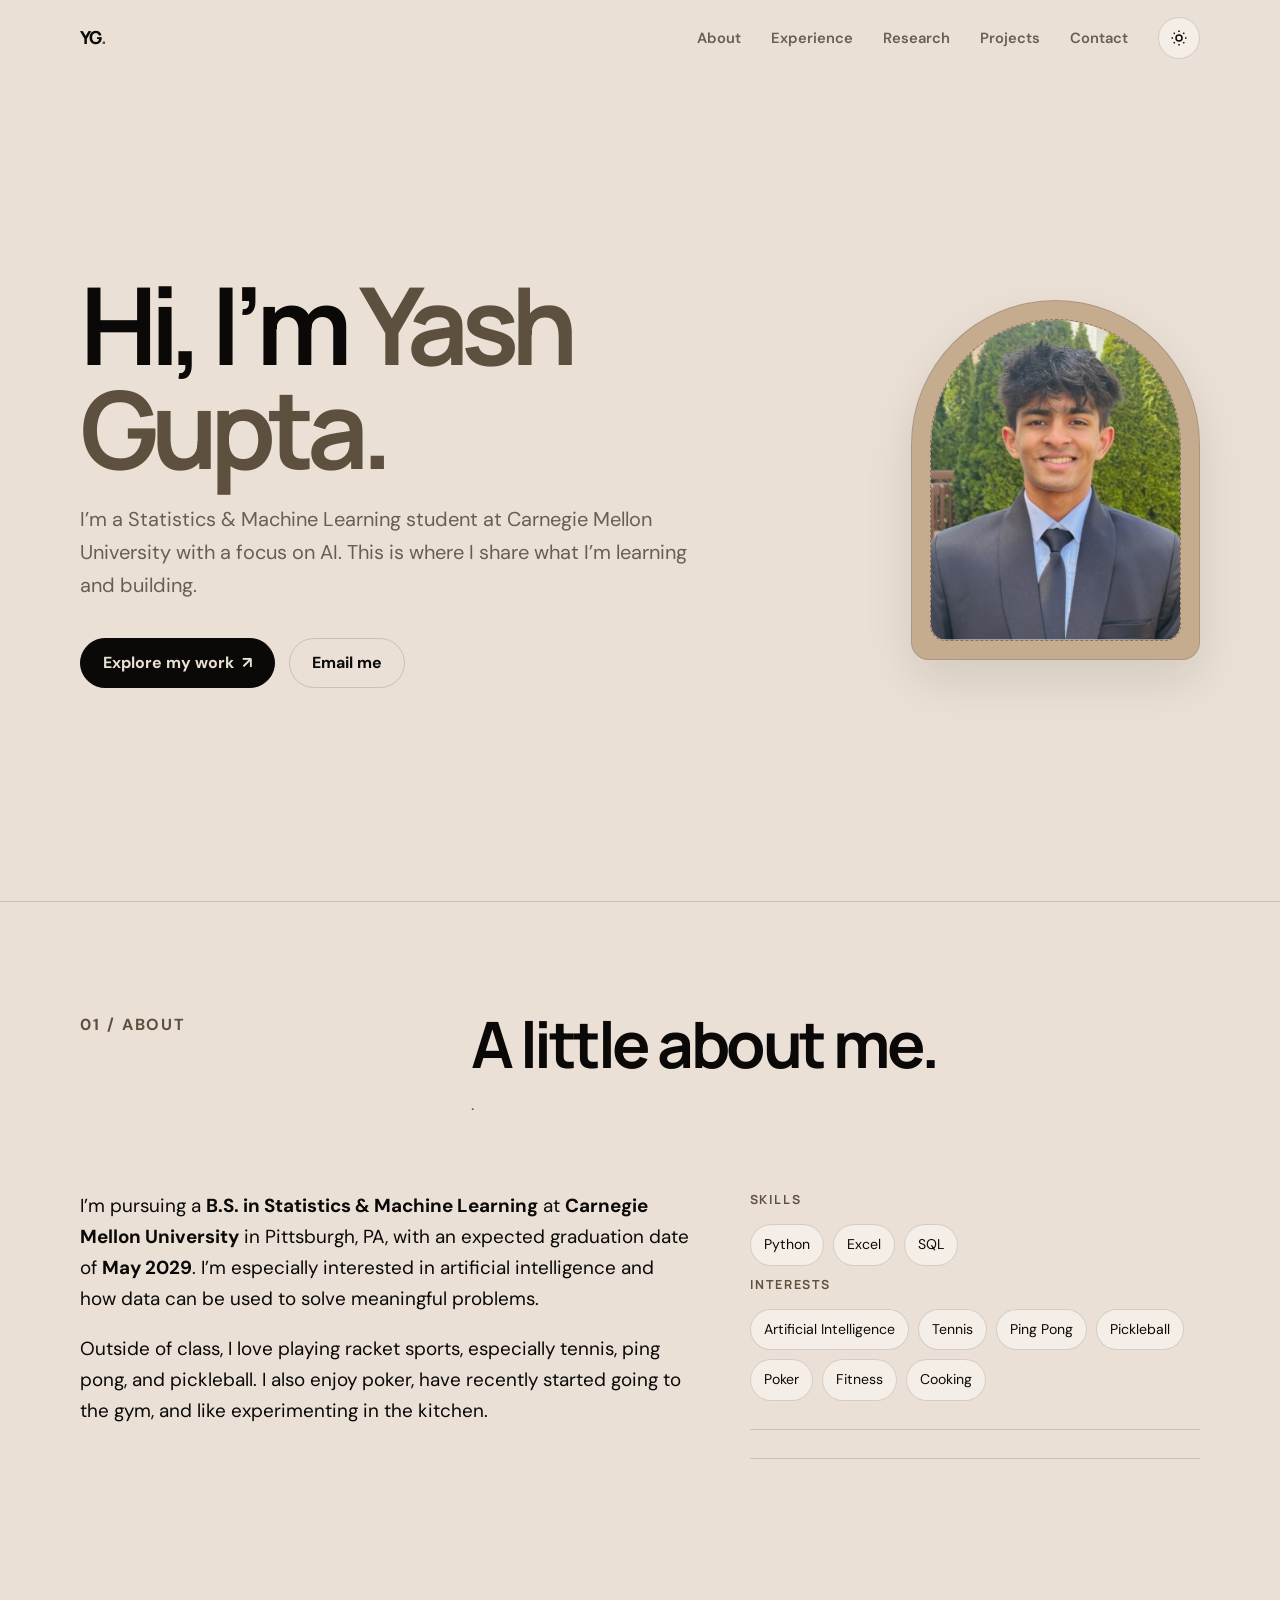
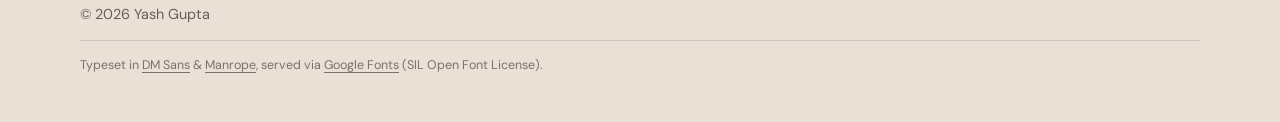
<file: index.html>
<!doctype html>
<html lang="en" data-theme="light">
  <head>
    <meta charset="UTF-8" />
    <meta name="viewport" content="width=device-width, initial-scale=1.0" />
    <meta
      name="description"
      content="Yash Gupta's portfolio — Statistics & Machine Learning student at Carnegie Mellon University focused on AI."
    />
    <meta name="theme-color" content="#eae0d5" />
    <title>Yash Gupta — Portfolio</title>
    <link rel="preconnect" href="https://fonts.googleapis.com" />
    <link rel="preconnect" href="https://fonts.gstatic.com" crossorigin />
    <link
      href="https://fonts.googleapis.com/css2?family=DM+Sans:wght@400;500;600&family=Manrope:wght@500;600;700;800&display=swap"
      rel="stylesheet"
    />
    <style>
      :root {
        --ink: #0a0908;
        --slate: #22333b;
        --cream: #eae0d5;
        --sand: #c6ac8f;
        --earth: #5e503f;
        --surface: #f5eee7;
        --line: rgba(34, 51, 59, 0.17);
        --muted: #665f58;
        --shadow: 0 20px 50px rgba(10, 9, 8, 0.1);
        --radius: 22px;
        --glow-color: rgba(198, 172, 143, 0.4);
        --glow-blend: multiply;
      }

      [data-theme="dark"] {
        --ink: #f6ede4;
        --slate: #c6d3d8;
        --cream: #0a0908;
        --sand: #c6ac8f;
        --earth: #d0b89d;
        --surface: #161a1c;
        --line: rgba(234, 224, 213, 0.17);
        --muted: #b9afa6;
        --shadow: 0 20px 50px rgba(0, 0, 0, 0.28);
        --glow-color: rgba(94, 234, 212, 0.28);
        --glow-blend: screen;
      }

      .cursor-glow {
        position: fixed; top: 0; left: 0; width: 480px; height: 480px; border-radius: 50%;
        pointer-events: none; z-index: 40; will-change: transform;
        background: radial-gradient(circle closest-side, var(--glow-color), transparent 72%);
        mix-blend-mode: var(--glow-blend); opacity: 0; transition: opacity 0.4s ease;
      }
      .cursor-glow.active { opacity: 1; }
      @media (pointer: coarse), (prefers-reduced-motion: reduce) { .cursor-glow { display: none; } }

      * { box-sizing: border-box; }
      html { scroll-behavior: smooth; }
      body {
        margin: 0;
        color: var(--ink);
        background: var(--cream);
        font-family: "DM Sans", sans-serif;
        line-height: 1.65;
        transition: background 0.25s ease, color 0.25s ease;
      }

      body::before {
        content: "";
        position: fixed;
        inset: 0;
        pointer-events: none;
        opacity: 0.3;
        background-image: radial-gradient(var(--earth) 0.5px, transparent 0.5px);
        background-size: 18px 18px;
        mask-image: linear-gradient(to bottom, black, transparent 55%);
        z-index: -1;
      }

      a { color: inherit; }
      button, input, textarea { font: inherit; }
      button, a { -webkit-tap-highlight-color: transparent; }
      h1, h2, h3, p { margin-top: 0; }
      h1, h2, h3, .logo { font-family: "Manrope", sans-serif; }
      section { scroll-margin-top: 92px; }
      .container { width: min(1120px, calc(100% - 40px)); margin-inline: auto; }

      .skip-link {
        position: fixed; left: 16px; top: -60px; z-index: 100;
        padding: 10px 16px; border-radius: 10px; background: var(--ink); color: var(--cream);
      }
      .skip-link:focus { top: 16px; }

      header {
        position: sticky; top: 0; z-index: 50;
        border-bottom: 1px solid transparent;
        background: color-mix(in srgb, var(--cream) 86%, transparent);
        backdrop-filter: blur(16px);
      }
      header.scrolled { border-color: var(--line); }
      nav { min-height: 76px; display: flex; align-items: center; justify-content: space-between; }
      .logo { text-decoration: none; font-weight: 800; font-size: 1.12rem; letter-spacing: -0.04em; }
      .logo span { color: var(--earth); }
      .nav-links { display: flex; align-items: center; gap: 30px; }
      .nav-links a { text-decoration: none; color: var(--muted); font-weight: 600; font-size: 0.92rem; }
      .nav-links a:hover, .nav-links a:focus-visible { color: var(--ink); }
      .icon-button {
        width: 42px; height: 42px; border: 1px solid var(--line); border-radius: 50%;
        display: grid; place-items: center; cursor: pointer; color: var(--ink); background: var(--surface);
      }
      .theme-toggle svg { width: 18px; }
      .moon-icon, [data-theme="dark"] .sun-icon { display: none; }
      [data-theme="dark"] .moon-icon { display: block; }
      .menu-button { display: none; }

      .hero { min-height: calc(100vh - 76px); display: grid; align-items: center; padding: 82px 0 100px; }
      .hero-grid { display: grid; grid-template-columns: minmax(0, 1.45fr) minmax(280px, 0.55fr); gap: 70px; align-items: center; }
      .eyebrow {
        display: flex; align-items: center; gap: 10px; color: var(--earth);
        font-size: 0.78rem; font-weight: 700; letter-spacing: 0.14em; text-transform: uppercase;
      }
      .eyebrow::before { content: ""; width: 34px; height: 2px; background: var(--sand); }
      h1 { max-width: 800px; margin-bottom: 24px; font-size: clamp(3.4rem, 8.4vw, 7.4rem); line-height: 0.96; letter-spacing: -0.075em; }
      h1 span { color: var(--earth); }
      .hero-copy { max-width: 640px; color: var(--muted); font-size: clamp(1.05rem, 2vw, 1.25rem); }
      .hero-actions { display: flex; gap: 14px; flex-wrap: wrap; margin-top: 36px; }
      .button {
        min-height: 50px; padding: 0 22px; border: 1px solid var(--ink); border-radius: 999px;
        display: inline-flex; align-items: center; justify-content: center; gap: 8px;
        background: var(--ink); color: var(--cream); text-decoration: none; font-weight: 700;
        transition: transform 0.2s, background 0.2s;
      }
      .button:hover { transform: translateY(-2px); }
      .button.secondary { color: var(--ink); background: transparent; border-color: var(--line); }
      .portrait {
        aspect-ratio: 4 / 5; padding: 18px; border: 1px solid var(--line); border-radius: 180px 180px var(--radius) var(--radius);
        background: var(--sand); box-shadow: var(--shadow); transform: rotate(2deg);
      }
      .portrait-inner {
        height: 100%; border: 1px dashed rgba(10, 9, 8, 0.34); border-radius: inherit;
        display: grid; place-items: center; padding: 28px; text-align: center; color: #0a0908;
        position: relative; overflow: hidden;
      }
      .portrait-inner strong { display: block; font: 800 clamp(4rem, 9vw, 7rem)/1 "Manrope"; letter-spacing: -0.08em; }
      .portrait-inner small { max-width: 150px; font-weight: 600; }
      .avatar-photo { position: absolute; inset: 0; width: 100%; height: 100%; object-fit: cover; object-position: top; border-radius: inherit; }

      .section { padding: 110px 0; border-top: 1px solid var(--line); }
      .section-header { display: grid; grid-template-columns: 0.65fr 1.35fr; gap: 40px; margin-bottom: 54px; }
      .section-number { color: var(--earth); font-weight: 700; letter-spacing: 0.12em; }
      h2 { margin-bottom: 14px; font-size: clamp(2.3rem, 5vw, 4.7rem); line-height: 1; letter-spacing: -0.055em; }
      .section-intro { max-width: 650px; color: var(--muted); font-size: 1.08rem; }

      .about-grid { display: grid; grid-template-columns: 1.15fr 0.85fr; gap: 60px; }
      .about-story { font-size: 1.18rem; }
      .about-story p:last-child { margin-bottom: 0; }
      .details { display: grid; gap: 28px; }
      .detail-block { padding-bottom: 28px; border-bottom: 1px solid var(--line); }
      .detail-block h3 { margin-bottom: 14px; font-size: 0.78rem; color: var(--earth); letter-spacing: 0.13em; text-transform: uppercase; }
      .chips { display: flex; flex-wrap: wrap; gap: 9px; }
      .chip { padding: 8px 13px; border-radius: 999px; background: var(--surface); border: 1px solid var(--line); font-size: 0.88rem; }

      .projects-grid { display: grid; grid-template-columns: repeat(3, 1fr); gap: 20px; }
      .project-card {
        min-height: 430px; padding: 28px; border: 1px solid var(--line); border-radius: var(--radius);
        display: flex; flex-direction: column; background: var(--surface); box-shadow: 0 1px 0 rgba(10,9,8,.02);
        transition: transform 0.25s ease, box-shadow 0.25s ease;
      }
      .project-card:hover { transform: translateY(-7px); box-shadow: var(--shadow); }
      .project-card.featured { background: var(--slate); color: var(--cream); }
      [data-theme="dark"] .project-card.featured { color: #0a0908; }
      .project-top { display: flex; justify-content: space-between; align-items: center; }
      .project-index { opacity: 0.65; font-weight: 700; }
      .arrow { font-size: 1.4rem; transition: transform 0.2s; }
      .project-card:hover .arrow { transform: translate(3px, -3px); }
      .project-card h3 { margin: auto 0 12px; font-size: 1.65rem; letter-spacing: -0.035em; }
      .project-card p { color: var(--muted); }
      .project-card.featured p { color: inherit; opacity: 0.74; }
      .tags { display: flex; gap: 8px; flex-wrap: wrap; margin-top: 18px; }
      .tags span { font-size: 0.76rem; font-weight: 700; text-transform: uppercase; letter-spacing: 0.06em; }

      .highlights-grid { display: grid; grid-template-columns: 0.82fr 1.18fr; gap: 20px; }
      .highlight-card {
        min-height: 390px; padding: clamp(28px, 4vw, 44px); border: 1px solid var(--line);
        border-radius: var(--radius); display: flex; flex-direction: column; background: var(--surface);
      }
      .highlight-card.community { background: var(--sand); color: #0a0908; }
      .highlight-label { margin-bottom: 56px; font-size: 0.76rem; font-weight: 700; letter-spacing: 0.13em; text-transform: uppercase; }
      .highlight-card h3 { margin-bottom: 14px; font-size: clamp(1.8rem, 3vw, 2.7rem); line-height: 1.05; letter-spacing: -0.045em; }
      .highlight-card p { max-width: 620px; color: var(--muted); }
      .highlight-card.community p { color: #413a31; }
      .resource-links { display: flex; flex-wrap: wrap; gap: 10px; margin-top: auto; padding-top: 30px; }
      .resource-link {
        padding: 10px 14px; border: 1px solid currentColor; border-radius: 999px;
        display: inline-flex; align-items: center; gap: 8px; color: inherit; text-decoration: none;
        font-size: 0.85rem; font-weight: 700; transition: transform 0.2s, background 0.2s;
      }
      .resource-link:hover { transform: translateY(-2px); background: color-mix(in srgb, currentColor 8%, transparent); }

      .contact-panel {
        padding: clamp(30px, 6vw, 72px); border-radius: calc(var(--radius) + 8px); color: #eae0d5; background: #22333b;
        display: grid; grid-template-columns: 1.1fr 0.9fr; gap: 70px; box-shadow: var(--shadow);
      }
      .contact-panel h2 { max-width: 580px; }
      .contact-panel p { color: #cbd2d3; }
      .contact-links { display: grid; align-content: center; }
      .contact-link { padding: 18px 0; border-bottom: 1px solid rgba(234,224,213,.2); display: flex; justify-content: space-between; text-decoration: none; }
      .contact-link:hover span:last-child { transform: translateX(5px); }
      .contact-link span:last-child { transition: transform 0.2s; }

      footer { padding: 34px 0; color: var(--muted); font-size: 0.9rem; }
      .footer-inner { display: flex; justify-content: space-between; gap: 20px; }
      .footer-credits { margin-top: 14px; padding-top: 14px; border-top: 1px solid var(--line); font-size: 0.78rem; color: var(--muted); opacity: 0.85; }
      .footer-credits a { color: inherit; text-decoration: underline; text-underline-offset: 3px; }

      .reveal { opacity: 0; transform: translateY(24px); transition: opacity .7s ease, transform .7s ease; }
      .reveal.visible { opacity: 1; transform: none; }
      :focus-visible { outline: 3px solid var(--sand); outline-offset: 4px; }

      @media (max-width: 840px) {
        .menu-button { display: grid; }
        .nav-links {
          position: absolute; top: 76px; left: 20px; right: 20px; padding: 20px;
          border: 1px solid var(--line); border-radius: 16px; align-items: stretch; flex-direction: column;
          background: var(--surface); box-shadow: var(--shadow); opacity: 0; pointer-events: none; transform: translateY(-8px); transition: .2s;
        }
        .nav-links.open { opacity: 1; pointer-events: auto; transform: none; }
        .nav-links .theme-toggle { align-self: center; }
        .hero { min-height: auto; }
        .hero-grid { grid-template-columns: 1fr; }
        .portrait { width: min(380px, 88%); justify-self: center; }
        .section-header, .about-grid, .contact-panel { grid-template-columns: 1fr; gap: 30px; }
        .projects-grid, .highlights-grid { grid-template-columns: 1fr 1fr; }
        .project-card:last-child { grid-column: 1 / -1; min-height: 300px; }
      }

      @media (max-width: 580px) {
        .container { width: min(100% - 28px, 1120px); }
        .hero { padding: 56px 0 80px; }
        h1 { font-size: clamp(3rem, 17vw, 5rem); }
        .section { padding: 80px 0; }
        .projects-grid, .highlights-grid { grid-template-columns: 1fr; }
        .project-card, .project-card:last-child { grid-column: auto; min-height: 340px; }
        .footer-inner { flex-direction: column; }
      }

      @media (prefers-reduced-motion: reduce) {
        *, *::before, *::after { scroll-behavior: auto !important; transition-duration: 0.01ms !important; }
        .reveal { opacity: 1; transform: none; }
      }
    </style>
  </head>
  <body>
    <a class="skip-link" href="#main">Skip to content</a>
    <header id="site-header">
      <nav class="container" aria-label="Main navigation">
        <a class="logo" href="#home" aria-label="Yash Gupta homepage">YG<span>.</span></a>
        <button class="icon-button menu-button" type="button" aria-label="Open menu" aria-expanded="false">
          <svg viewBox="0 0 24 24" width="20" fill="none" stroke="currentColor" stroke-width="2"><path d="M4 7h16M4 12h16M4 17h16" /></svg>
        </button>
        <div class="nav-links">
          <a href="#about">About</a>
          <a href="experience.html">Experience</a>
          <a href="research.html">Research</a>
          <a href="projects.html">Projects</a>
          <a href="contact.html">Contact</a>
          <button class="icon-button theme-toggle" type="button" aria-label="Switch to dark theme">
            <svg class="sun-icon" viewBox="0 0 24 24" fill="none" stroke="currentColor" stroke-width="2"><circle cx="12" cy="12" r="4"/><path d="M12 2v2M12 20v2M4.93 4.93l1.42 1.42M17.66 17.66l1.41 1.41M2 12h2M20 12h2M4.93 19.07l1.42-1.42M17.66 6.34l1.41-1.41"/></svg>
            <svg class="moon-icon" viewBox="0 0 24 24" fill="none" stroke="currentColor" stroke-width="2"><path d="M20.5 14.2A8.5 8.5 0 019.8 3.5a8.5 8.5 0 1010.7 10.7z"/></svg>
          </button>
        </div>
      </nav>
    </header>

    <main id="main">
      <section class="hero" id="home">
        <div class="container hero-grid">
          <div class="reveal">
            <h1>Hi, I’m <span>Yash Gupta.</span></h1>
            <p class="hero-copy">I’m a Statistics &amp; Machine Learning student at Carnegie Mellon University with a focus on AI. This is where I share what I’m learning and building.</p>
            <div class="hero-actions">
              <a class="button" href="research.html">Explore my work <span aria-hidden="true">↗</span></a>
              <a class="button secondary" href="mailto:ygupta3@andrew.cmu.edu">Email me</a>
            </div>
          </div>
          <div class="portrait reveal" aria-label="Photo of Yash Gupta">
            <div class="portrait-inner" id="portrait-inner">
              <img class="avatar-photo" src="assets/profile.jpg" alt="Yash Gupta" onerror="this.closest('.portrait-inner').innerHTML='&lt;div&gt;&lt;strong&gt;YG&lt;/strong&gt;&lt;small&gt;Add assets/profile.jpg to show your photo&lt;/small&gt;&lt;/div&gt;'">
            </div>
          </div>
        </div>
      </section>

      <section class="section" id="about">
        <div class="container">
          <div class="section-header reveal">
            <p class="section-number">01 / ABOUT</p>
            <div><h2>A little about me.</h2><p class="section-intro">.</p></div>
          </div>
          <div class="about-grid reveal">
            <div class="about-story">
              <p>I’m pursuing a <strong>B.S. in Statistics &amp; Machine Learning</strong> at <strong>Carnegie Mellon University</strong> in Pittsburgh, PA, with an expected graduation date of <strong>May 2029</strong>. I’m especially interested in artificial intelligence and how data can be used to solve meaningful problems.</p>
              <p>Outside of class, I love playing racket sports, especially tennis, ping pong, and pickleball. I also enjoy poker, have recently started going to the gym, and like experimenting in the kitchen.</p>
            </div>
            <div class="details">
              <div class="detail-block"><h3>Skills</h3><div class="chips"><span class="chip">Python</span><span class="chip">Excel</span><span class="chip">SQL</span>
              <div class="detail-block"><h3>Interests</h3><div class="chips"><span class="chip">Artificial Intelligence</span><span class="chip">Tennis</span><span class="chip">Ping Pong</span><span class="chip">Pickleball</span><span class="chip">Poker</span><span class="chip">Fitness</span><span class="chip">Cooking</span></div></div>
            </div>
          </div>
        </div>
      </section>

    </main>

    <footer><div class="container"><div class="footer-inner"><span>© <span id="year"></span> Yash Gupta</span><span></span></div><p class="footer-credits">Typeset in <a href="https://fonts.google.com/specimen/DM+Sans" target="_blank" rel="noreferrer">DM Sans</a> &amp; <a href="https://fonts.google.com/specimen/Manrope" target="_blank" rel="noreferrer">Manrope</a>, served via <a href="https://fonts.google.com/" target="_blank" rel="noreferrer">Google Fonts</a> (SIL Open Font License).</p></div></footer>

    <script>
      const root = document.documentElement;
      const themeButton = document.querySelector('.theme-toggle');
      const menuButton = document.querySelector('.menu-button');
      const navLinks = document.querySelector('.nav-links');
      const savedTheme = localStorage.getItem('portfolio-theme');

      if (savedTheme) root.dataset.theme = savedTheme;
      else if (matchMedia('(prefers-color-scheme: dark)').matches) root.dataset.theme = 'dark';

      function updateThemeLabel() {
        themeButton.setAttribute('aria-label', `Switch to ${root.dataset.theme === 'dark' ? 'light' : 'dark'} theme`);
        document.querySelector('meta[name="theme-color"]').content = root.dataset.theme === 'dark' ? '#0a0908' : '#eae0d5';
      }
      updateThemeLabel();

      themeButton.addEventListener('click', () => {
        root.dataset.theme = root.dataset.theme === 'dark' ? 'light' : 'dark';
        localStorage.setItem('portfolio-theme', root.dataset.theme);
        updateThemeLabel();
      });

      menuButton.addEventListener('click', () => {
        const isOpen = navLinks.classList.toggle('open');
        menuButton.setAttribute('aria-expanded', isOpen);
        menuButton.setAttribute('aria-label', isOpen ? 'Close menu' : 'Open menu');
      });
      document.querySelectorAll('.nav-links a').forEach(link => link.addEventListener('click', () => {
        navLinks.classList.remove('open');
        menuButton.setAttribute('aria-expanded', 'false');
      }));

      const observer = new IntersectionObserver(entries => {
        entries.forEach(entry => { if (entry.isIntersecting) entry.target.classList.add('visible'); });
      }, { threshold: 0.12 });
      document.querySelectorAll('.reveal').forEach(element => observer.observe(element));
      addEventListener('scroll', () => document.querySelector('#site-header').classList.toggle('scrolled', scrollY > 8), { passive: true });
      document.querySelector('#year').textContent = new Date().getFullYear();

      if (!matchMedia('(pointer: coarse)').matches && !matchMedia('(prefers-reduced-motion: reduce)').matches) {
        const glow = document.createElement('div');
        glow.className = 'cursor-glow';
        document.body.appendChild(glow);
        let gx = 0, gy = 0, raf = null;
        const move = () => { glow.style.transform = `translate3d(${gx}px, ${gy}px, 0) translate(-50%, -50%)`; raf = null; };
        addEventListener('pointermove', e => {
          gx = e.clientX; gy = e.clientY;
          glow.classList.add('active');
          if (!raf) raf = requestAnimationFrame(move);
        }, { passive: true });
        addEventListener('mouseleave', () => glow.classList.remove('active'));
      }
    </script>
  </body>
</html>
</file>
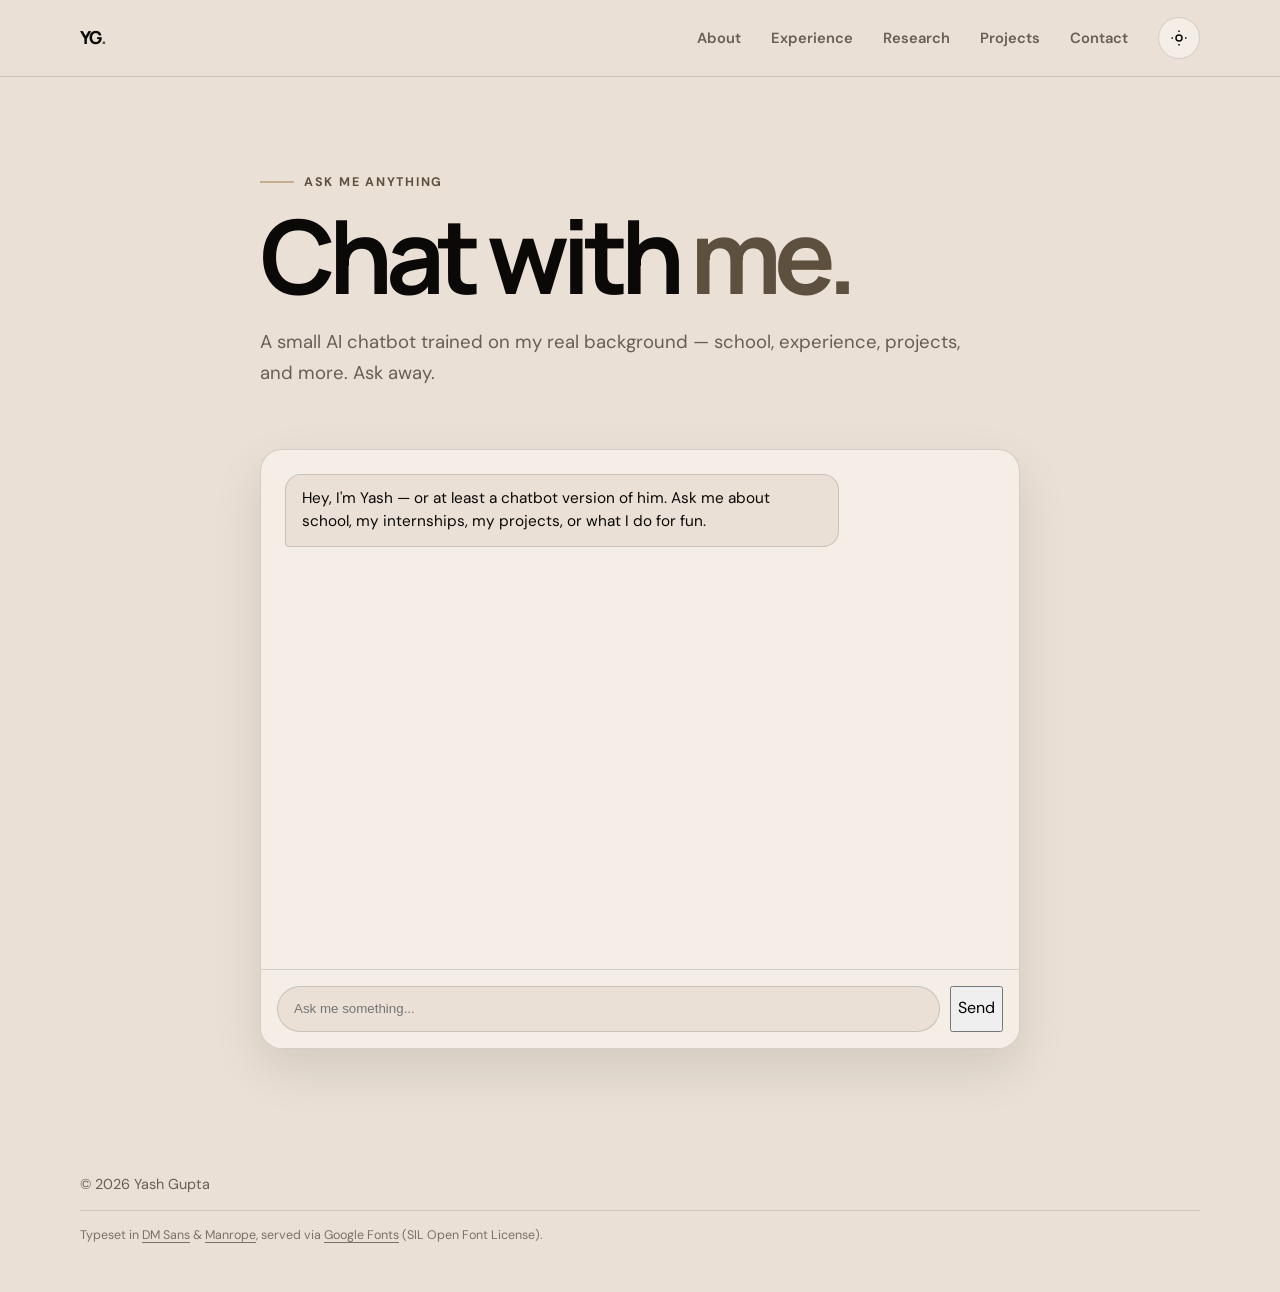
<file: chat-with-yash/index.html>
<!doctype html>
<html lang="en" data-theme="light">
  <head>
    <meta charset="UTF-8" />
    <meta name="viewport" content="width=device-width,initial-scale=1" />
    <meta name="description" content="Chat with Yash Gupta — an AI chatbot that answers questions about his background, experience, and projects." />
    <meta name="theme-color" content="#eae0d5" />
    <title>Chat With Me — Yash Gupta</title>
    <link rel="preconnect" href="https://fonts.googleapis.com" />
    <link rel="preconnect" href="https://fonts.gstatic.com" crossorigin />
    <link
      href="https://fonts.googleapis.com/css2?family=DM+Sans:wght@400;500;600&family=Manrope:wght@500;600;700;800&display=swap"
      rel="stylesheet"
    />
    <link rel="stylesheet" href="../pages.css" />
    <link rel="stylesheet" href="style.css" />
  </head>
  <body>
    <a class="skip-link" href="#main">Skip to content</a>

    <header>
      <nav class="container">
        <a class="logo" href="../index.html">YG<span>.</span></a>
        <button class="icon-button menu-button" aria-label="Open menu" aria-expanded="false">
          <svg viewBox="0 0 24 24" width="20" fill="none" stroke="currentColor" stroke-width="2"><path d="M4 7h16M4 12h16M4 17h16"/></svg>
        </button>
        <div class="nav-links">
          <a href="../index.html#about">About</a>
          <a href="../experience.html">Experience</a>
          <a href="../research.html">Research</a>
          <a href="../projects.html">Projects</a>
          <a href="../contact.html">Contact</a>
          <button class="icon-button theme-toggle" aria-label="Switch theme">
            <svg class="sun-icon" viewBox="0 0 24 24" fill="none" stroke="currentColor" stroke-width="2"><circle cx="12" cy="12" r="4"/><path d="M12 2v2M12 20v2M2 12h2M20 12h2"/></svg>
            <svg class="moon-icon" viewBox="0 0 24 24" fill="none" stroke="currentColor" stroke-width="2"><path d="M20.5 14.2A8.5 8.5 0 019.8 3.5a8.5 8.5 0 1010.7 10.7z"/></svg>
          </button>
        </div>
      </nav>
    </header>

    <main class="page-main chat-main" id="main">
      <div class="container chat-container">
        <p class="eyebrow">Ask me anything</p>
        <h1>Chat with <span>me.</span></h1>
        <p class="lead">A small AI chatbot trained on my real background — school, experience, projects, and more. Ask away.</p>

        <div class="chat-window" id="chat-window">
          <div class="chat-log" id="chat-log" aria-live="polite">
            <div class="chat-bubble bot">
              <p>Hey, I'm Yash — or at least a chatbot version of him. Ask me about school, my internships, my projects, or what I do for fun.</p>
            </div>
          </div>

          <div class="chat-error" id="chat-error" hidden></div>

          <form class="chat-form" id="chat-form">
            <input
              type="text"
              id="chat-input"
              class="chat-input"
              placeholder="Ask me something..."
              autocomplete="off"
              maxlength="2000"
              aria-label="Type your message"
            />
            <button type="submit" class="button chat-send" id="chat-send">Send</button>
          </form>
        </div>
      </div>
    </main>

    <footer>
      <div class="container">
        <div class="footer-inner">
          <span>© <span id="year"></span> Yash Gupta</span>
          <span></span>
        </div>
        <p class="footer-credits">Typeset in <a href="https://fonts.google.com/specimen/DM+Sans" target="_blank" rel="noreferrer">DM Sans</a> &amp; <a href="https://fonts.google.com/specimen/Manrope" target="_blank" rel="noreferrer">Manrope</a>, served via <a href="https://fonts.google.com/" target="_blank" rel="noreferrer">Google Fonts</a> (SIL Open Font License).</p>
      </div>
    </footer>
    <script src="../pages.js"></script>
    <script src="script.js"></script>
  </body>
</html>
</file>
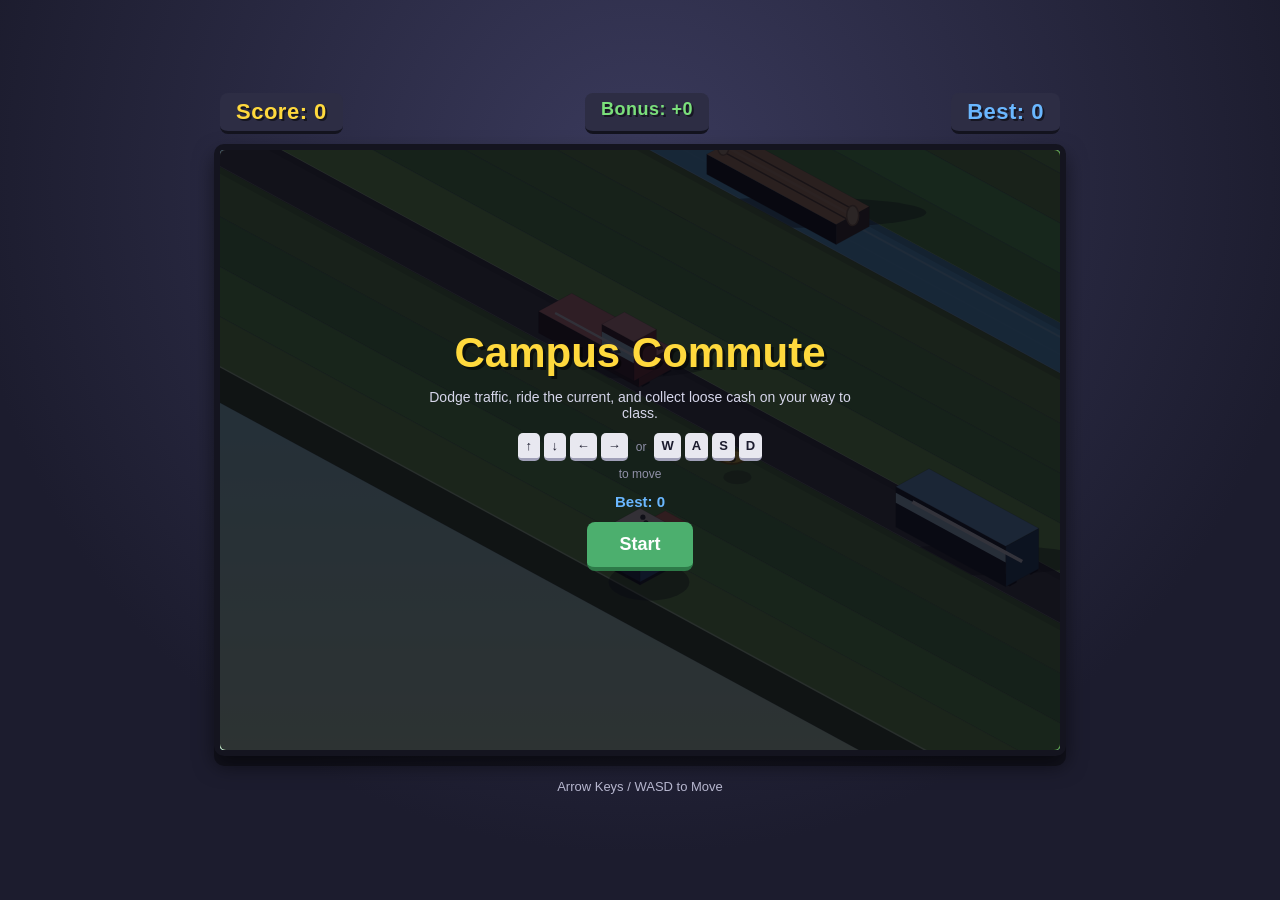
<file: crossy-road/index.html>
<!DOCTYPE html>
<html lang="en">
<head>
<meta charset="UTF-8" />
<meta name="viewport" content="width=device-width, initial-scale=1.0" />
<title>Campus Commute</title>
<link rel="stylesheet" href="style.css" />
</head>
<body>
  <div id="game-container">
    <div id="hud">
      <span id="score">Score: 0</span>
      <span id="bonus">Bonus: +0</span>
      <span id="best">Best: 0</span>
    </div>

    <div id="canvas-wrap">
      <canvas id="game-canvas" width="840" height="600"></canvas>

      <div id="start-screen" class="overlay-screen">
        <h1 class="overlay-title">Campus Commute</h1>
        <p class="overlay-subtitle">Dodge traffic, ride the current, and collect loose cash on your way to class.</p>

        <div class="controls-hint">
          <div class="key-row">
            <kbd>&uarr;</kbd><kbd>&darr;</kbd><kbd>&larr;</kbd><kbd>&rarr;</kbd>
            <span class="key-or">or</span>
            <kbd>W</kbd><kbd>A</kbd><kbd>S</kbd><kbd>D</kbd>
          </div>
          <p class="key-caption">to move</p>
        </div>

        <p class="overlay-best">Best: <span id="start-best-score">0</span></p>

        <button id="start-button" class="primary-button">Start</button>
      </div>

      <div id="game-over-screen" class="overlay-screen hidden">
        <h1 class="overlay-title overlay-title--danger">Game Over</h1>
        <p id="final-score" class="overlay-score">Score: 0</p>
        <p id="final-breakdown" class="overlay-breakdown">Distance 0 + Bonus 0</p>
        <p class="overlay-best">Best: <span id="final-best-score">0</span></p>
        <button id="restart-button" class="primary-button">Restart</button>
      </div>
    </div>

    <p id="instructions">Arrow Keys / WASD to Move</p>
  </div>

  <script src="game.js"></script>
</body>
</html>
</file>
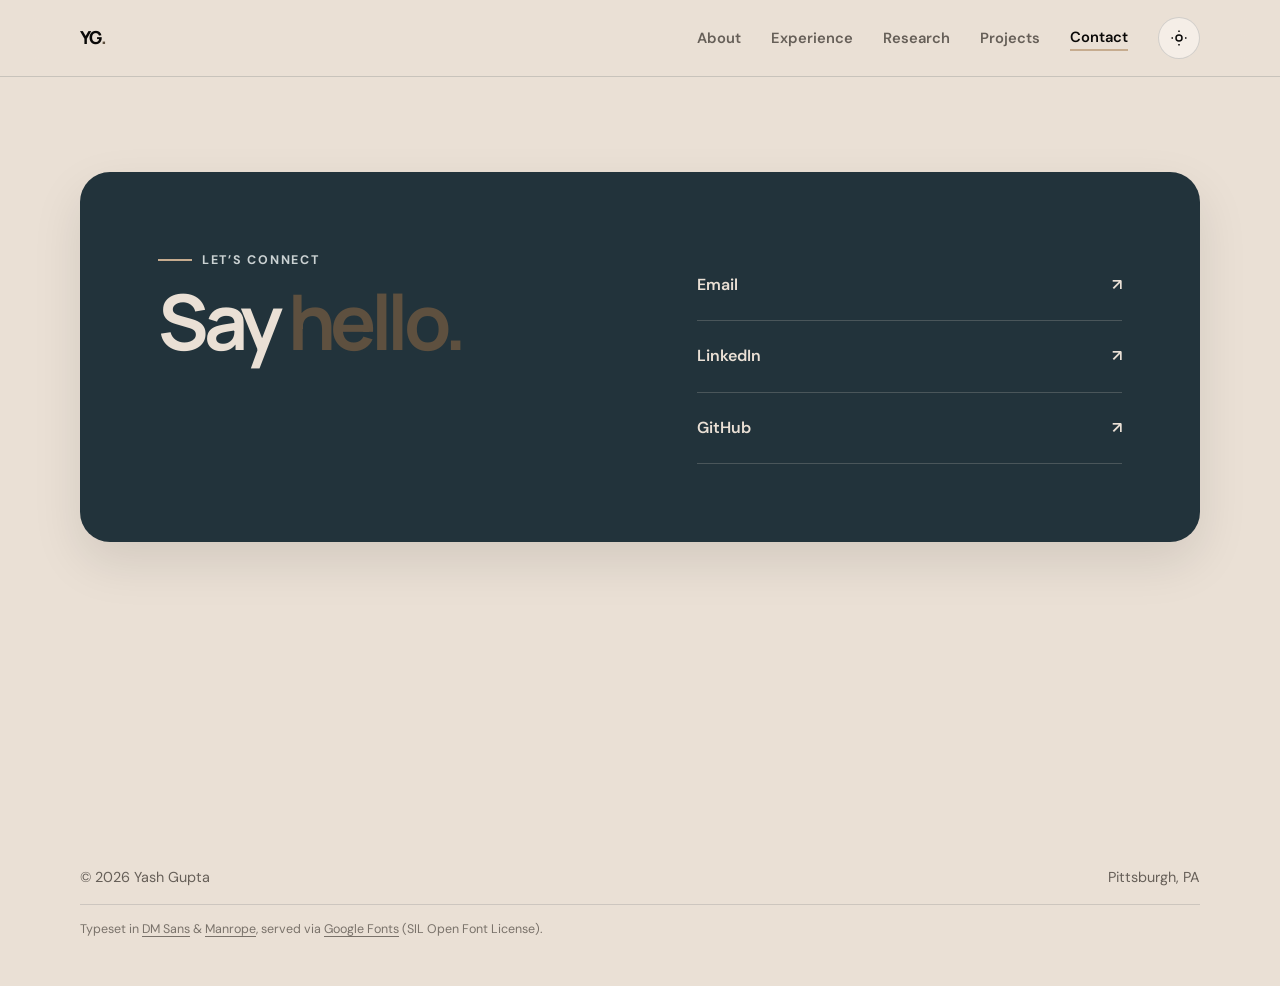
<file: contact.html>
<!doctype html>
<html lang="en" data-theme="light">
  <head>
    <meta charset="UTF-8" />
    <meta name="viewport" content="width=device-width,initial-scale=1" />
    <meta name="description" content="Contact Yash Gupta." />
    <meta name="theme-color" content="#eae0d5" />
    <title>Contact — Yash Gupta</title>
    <link rel="preconnect" href="https://fonts.googleapis.com" />
    <link rel="preconnect" href="https://fonts.gstatic.com" crossorigin />
    <link
      href="https://fonts.googleapis.com/css2?family=DM+Sans:wght@400;500;600&family=Manrope:wght@500;600;700;800&display=swap"
      rel="stylesheet"
    />
    <link rel="stylesheet" href="pages.css" />
  </head>
  <body>
    <a class="skip-link" href="#main">Skip to content</a>

    <!-- top navigation bar -->
    <header>
      <nav class="container">
        <a class="logo" href="index.html">YG<span>.</span></a>
        <button class="icon-button menu-button" aria-label="Open menu" aria-expanded="false">
          <svg viewBox="0 0 24 24" width="20" fill="none" stroke="currentColor" stroke-width="2"><path d="M4 7h16M4 12h16M4 17h16"/></svg>
        </button>
        <div class="nav-links">
          <a href="index.html#about">About</a>
          <a href="experience.html">Experience</a>
          <a href="research.html">Research</a>
          <a href="projects.html">Projects</a>
          <a class="active" href="contact.html">Contact</a>
          <button class="icon-button theme-toggle" aria-label="Switch theme">
            <svg class="sun-icon" viewBox="0 0 24 24" fill="none" stroke="currentColor" stroke-width="2"><circle cx="12" cy="12" r="4"/><path d="M12 2v2M12 20v2M2 12h2M20 12h2"/></svg>
            <svg class="moon-icon" viewBox="0 0 24 24" fill="none" stroke="currentColor" stroke-width="2"><path d="M20.5 14.2A8.5 8.5 0 019.8 3.5a8.5 8.5 0 1010.7 10.7z"/></svg>
          </button>
        </div>
      </nav>
    </header>

    <!-- main heading + contact links -->
    <main class="page-main" id="main">
      <div class="container">
        <div class="contact-box">
          <div>
            <p class="eyebrow">Let’s connect</p>
            <h1>Say <span>hello.</span></h1>
            <p></p>
          </div>
          <!-- list of ways to reach me -->
          <div class="contact-links">
            <a class="contact-link" href="mailto:ygupta3@andrew.cmu.edu"><span>Email</span><span>↗</span></a>
            <a class="contact-link" href="https://www.linkedin.com/in/yash-gupta-ab9985290/" target="_blank" rel="noreferrer"><span>LinkedIn</span><span>↗</span></a>
            <a class="contact-link" href="https://github.com/YashGupta0823" target="_blank" rel="noreferrer"><span>GitHub</span><span>↗</span></a>
          </div>
        </div>
      </div>
    </main>

    <!-- page footer -->
    <footer>
      <div class="container">
        <div class="footer-inner">
          <span>© <span id="year"></span> Yash Gupta</span>
          <span>Pittsburgh, PA</span>
        </div>
        <p class="footer-credits">Typeset in <a href="https://fonts.google.com/specimen/DM+Sans" target="_blank" rel="noreferrer">DM Sans</a> &amp; <a href="https://fonts.google.com/specimen/Manrope" target="_blank" rel="noreferrer">Manrope</a>, served via <a href="https://fonts.google.com/" target="_blank" rel="noreferrer">Google Fonts</a> (SIL Open Font License).</p>
      </div>
    </footer>
    <script src="pages.js"></script>
  </body>
</html>
</file>
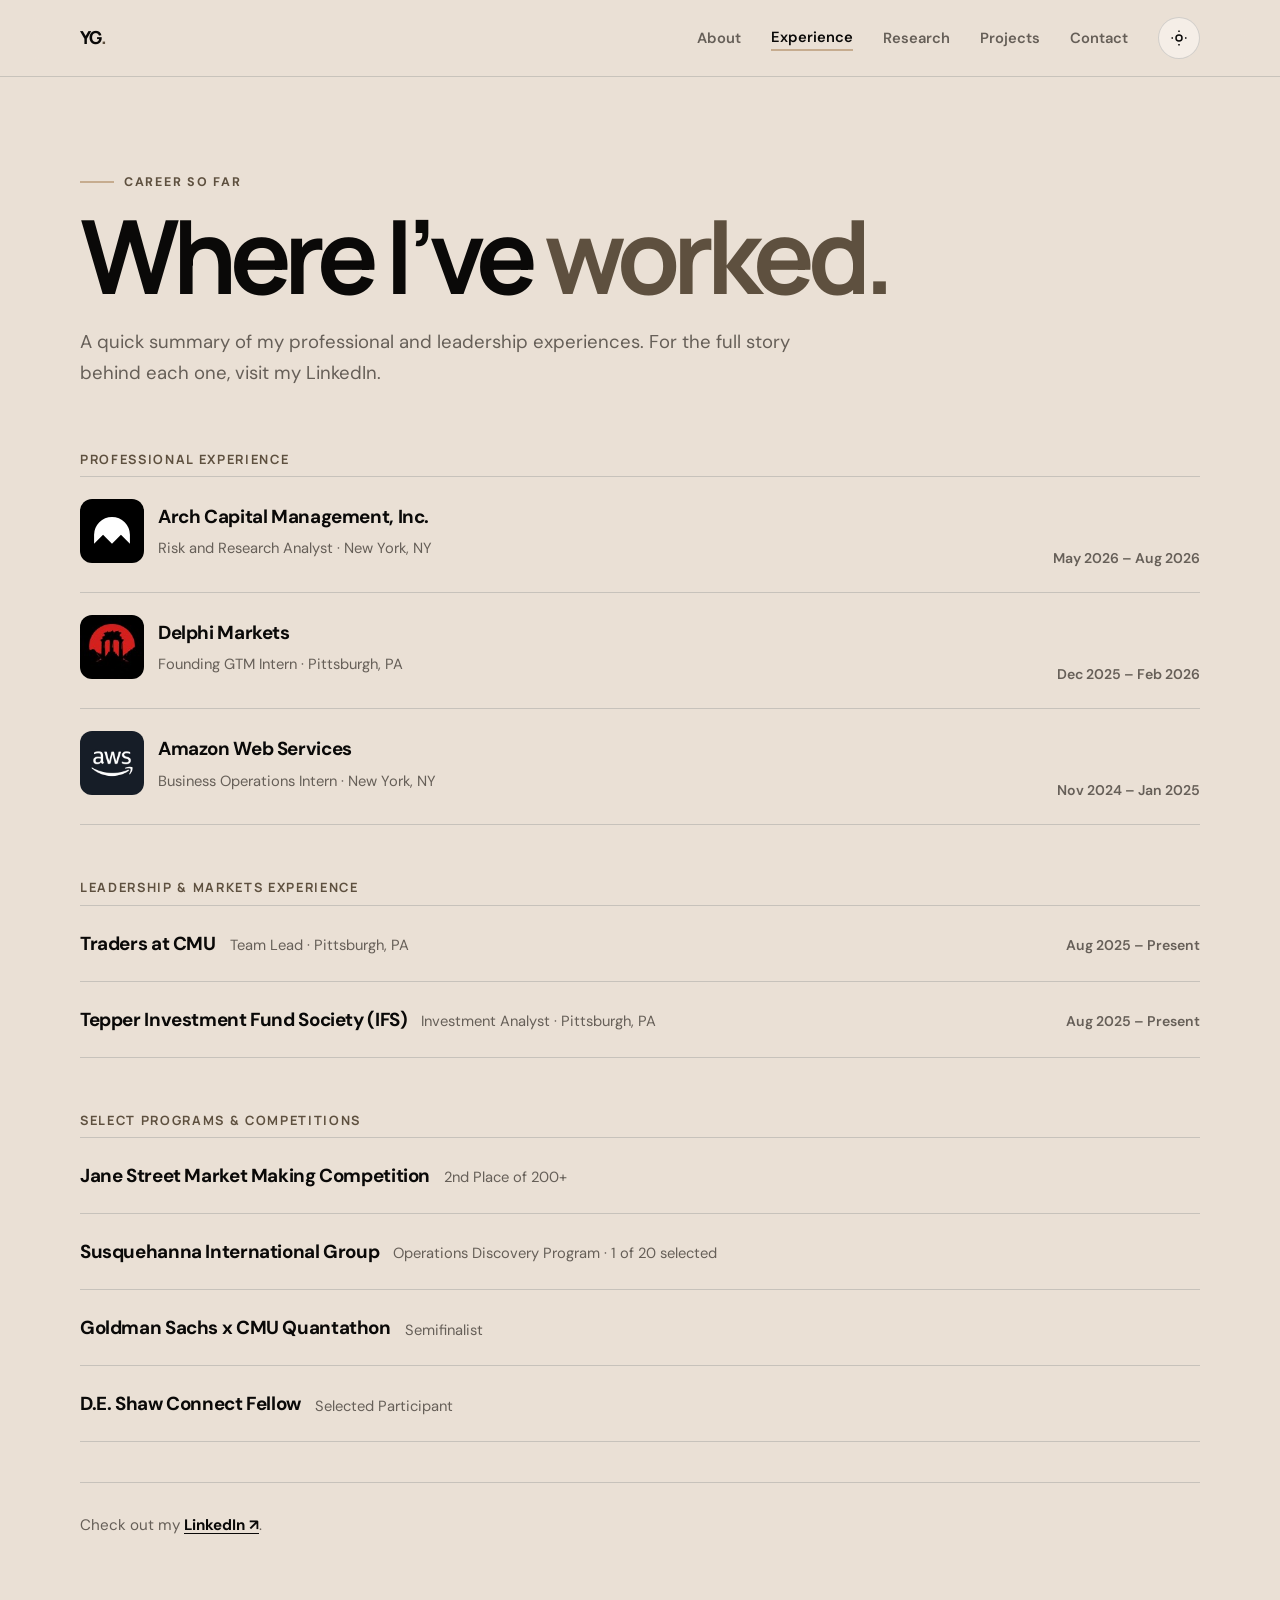
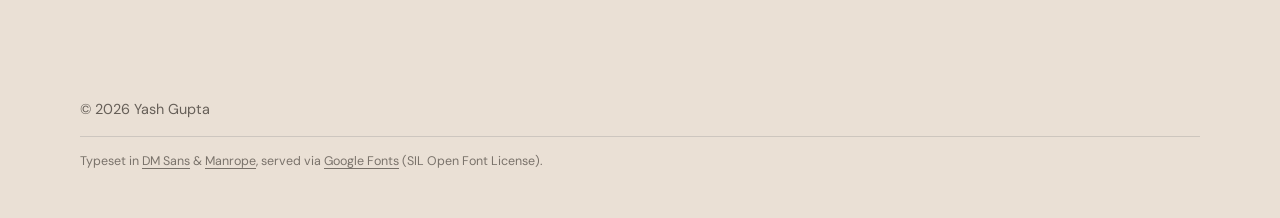
<file: experience.html>
<!doctype html>
<html lang="en" data-theme="light">
  <head>
    <meta charset="UTF-8" />
    <meta name="viewport" content="width=device-width,initial-scale=1" />
    <meta name="description" content="Professional and leadership experience of Yash Gupta." />
    <meta name="theme-color" content="#eae0d5" />
    <title>Experience — Yash Gupta</title>
    <link rel="preconnect" href="https://fonts.googleapis.com" />
    <link rel="preconnect" href="https://fonts.gstatic.com" crossorigin />
    <link
      href="https://fonts.googleapis.com/css2?family=DM+Sans:wght@400;500;600&family=Manrope:wght@500;600;700;800&display=swap"
      rel="stylesheet"
    />
    <link rel="stylesheet" href="pages.css" />
  </head>
  <body>
    <a class="skip-link" href="#main">Skip to content</a>

    <header>
      <nav class="container" aria-label="Main navigation">
        <a class="logo" href="index.html">YG<span>.</span></a>
        <button class="icon-button menu-button" aria-label="Open menu" aria-expanded="false">
          <svg viewBox="0 0 24 24" width="20" fill="none" stroke="currentColor" stroke-width="2"><path d="M4 7h16M4 12h16M4 17h16"/></svg>
        </button>
        <div class="nav-links">
          <a href="index.html#about">About</a>
          <a class="active" href="experience.html">Experience</a>
          <a href="research.html">Research</a>
          <a href="projects.html">Projects</a>
          <a href="contact.html">Contact</a>
          <button class="icon-button theme-toggle" aria-label="Switch theme">
            <svg class="sun-icon" viewBox="0 0 24 24" fill="none" stroke="currentColor" stroke-width="2"><circle cx="12" cy="12" r="4"/><path d="M12 2v2M12 20v2M2 12h2M20 12h2"/></svg>
            <svg class="moon-icon" viewBox="0 0 24 24" fill="none" stroke="currentColor" stroke-width="2"><path d="M20.5 14.2A8.5 8.5 0 019.8 3.5a8.5 8.5 0 1010.7 10.7z"/></svg>
          </button>
        </div>
      </nav>
    </header>

    <main class="page-main" id="main">
      <div class="container">

        <p class="eyebrow">Career so far</p>
        <h1>Where I’ve <span>worked.</span></h1>
        <p class="lead">A quick summary of my professional and leadership experiences. For the full story behind each one, visit my LinkedIn.</p>

        <div class="exp-group">
          <h2>Professional Experience</h2>
          <div class="exp-list">
            <div class="exp-row">
              <div class="exp-main">
                <img class="exp-logo" src="assets/logos/arch-capital.svg" alt="Arch Capital logo" width="64" height="64">
                <div class="exp-text"><strong>Arch Capital Management, Inc.</strong><span> Risk and Research Analyst · New York, NY</span></div>
              </div>
              <span class="exp-dates">May 2026 – Aug 2026</span>
            </div>
            <div class="exp-row">
              <div class="exp-main">
                <img class="exp-logo" src="assets/logos/Delphi.jpeg" alt="Delphi Markets logo" width="64" height="64">
                <div class="exp-text"><strong>Delphi Markets</strong><span> Founding GTM Intern · Pittsburgh, PA</span></div>
              </div>
              <span class="exp-dates">Dec 2025 – Feb 2026</span>
            </div>
            <div class="exp-row">
              <div class="exp-main">
                <img class="exp-logo" src="assets/logos/amazon_web_services_logo.jpeg" alt="Amazon Web Services logo" width="64" height="64">
                <div class="exp-text"><strong>Amazon Web Services</strong><span> Business Operations Intern · New York, NY</span></div>
              </div>
              <span class="exp-dates">Nov 2024 – Jan 2025</span>
            </div>
          </div>
        </div>

        <div class="exp-group">
          <h2>Leadership &amp; Markets Experience</h2>
          <div class="exp-list">
            <div class="exp-row"><div class="exp-main"><strong>Traders at CMU</strong><span> Team Lead · Pittsburgh, PA</span></div><span class="exp-dates">Aug 2025 – Present</span></div>
            <div class="exp-row"><div class="exp-main"><strong>Tepper Investment Fund Society (IFS)</strong><span> Investment Analyst · Pittsburgh, PA</span></div><span class="exp-dates">Aug 2025 – Present</span></div>
          </div>
        </div>

        <div class="exp-group">
          <h2>Select Programs &amp; Competitions</h2>
          <div class="exp-list">
            <div class="exp-row"><div class="exp-main"><strong>Jane Street Market Making Competition</strong><span> 2nd Place of 200+</span></div></div>
            <div class="exp-row"><div class="exp-main"><strong>Susquehanna International Group</strong><span> Operations Discovery Program · 1 of 20 selected</span></div></div>
            <div class="exp-row"><div class="exp-main"><strong>Goldman Sachs x CMU Quantathon</strong><span> Semifinalist</span></div></div>
            <div class="exp-row"><div class="exp-main"><strong>D.E. Shaw Connect Fellow</strong><span> Selected Participant</span></div></div>
          </div>
        </div>

        <p class="exp-note">Check out my <a href="https://www.linkedin.com/in/yash-gupta-ab9985290/" target="_blank" rel="noreferrer">LinkedIn ↗</a>.</p>

      </div>
    </main>

    <footer>
      <div class="container">
        <div class="footer-inner">
          <span>© <span id="year"></span> Yash Gupta</span>
          <span></span>
        </div>
        <p class="footer-credits">Typeset in <a href="https://fonts.google.com/specimen/DM+Sans" target="_blank" rel="noreferrer">DM Sans</a> &amp; <a href="https://fonts.google.com/specimen/Manrope" target="_blank" rel="noreferrer">Manrope</a>, served via <a href="https://fonts.google.com/" target="_blank" rel="noreferrer">Google Fonts</a> (SIL Open Font License).</p>
      </div>
    </footer>
    <script src="pages.js"></script>
  </body>
</html>
</file>
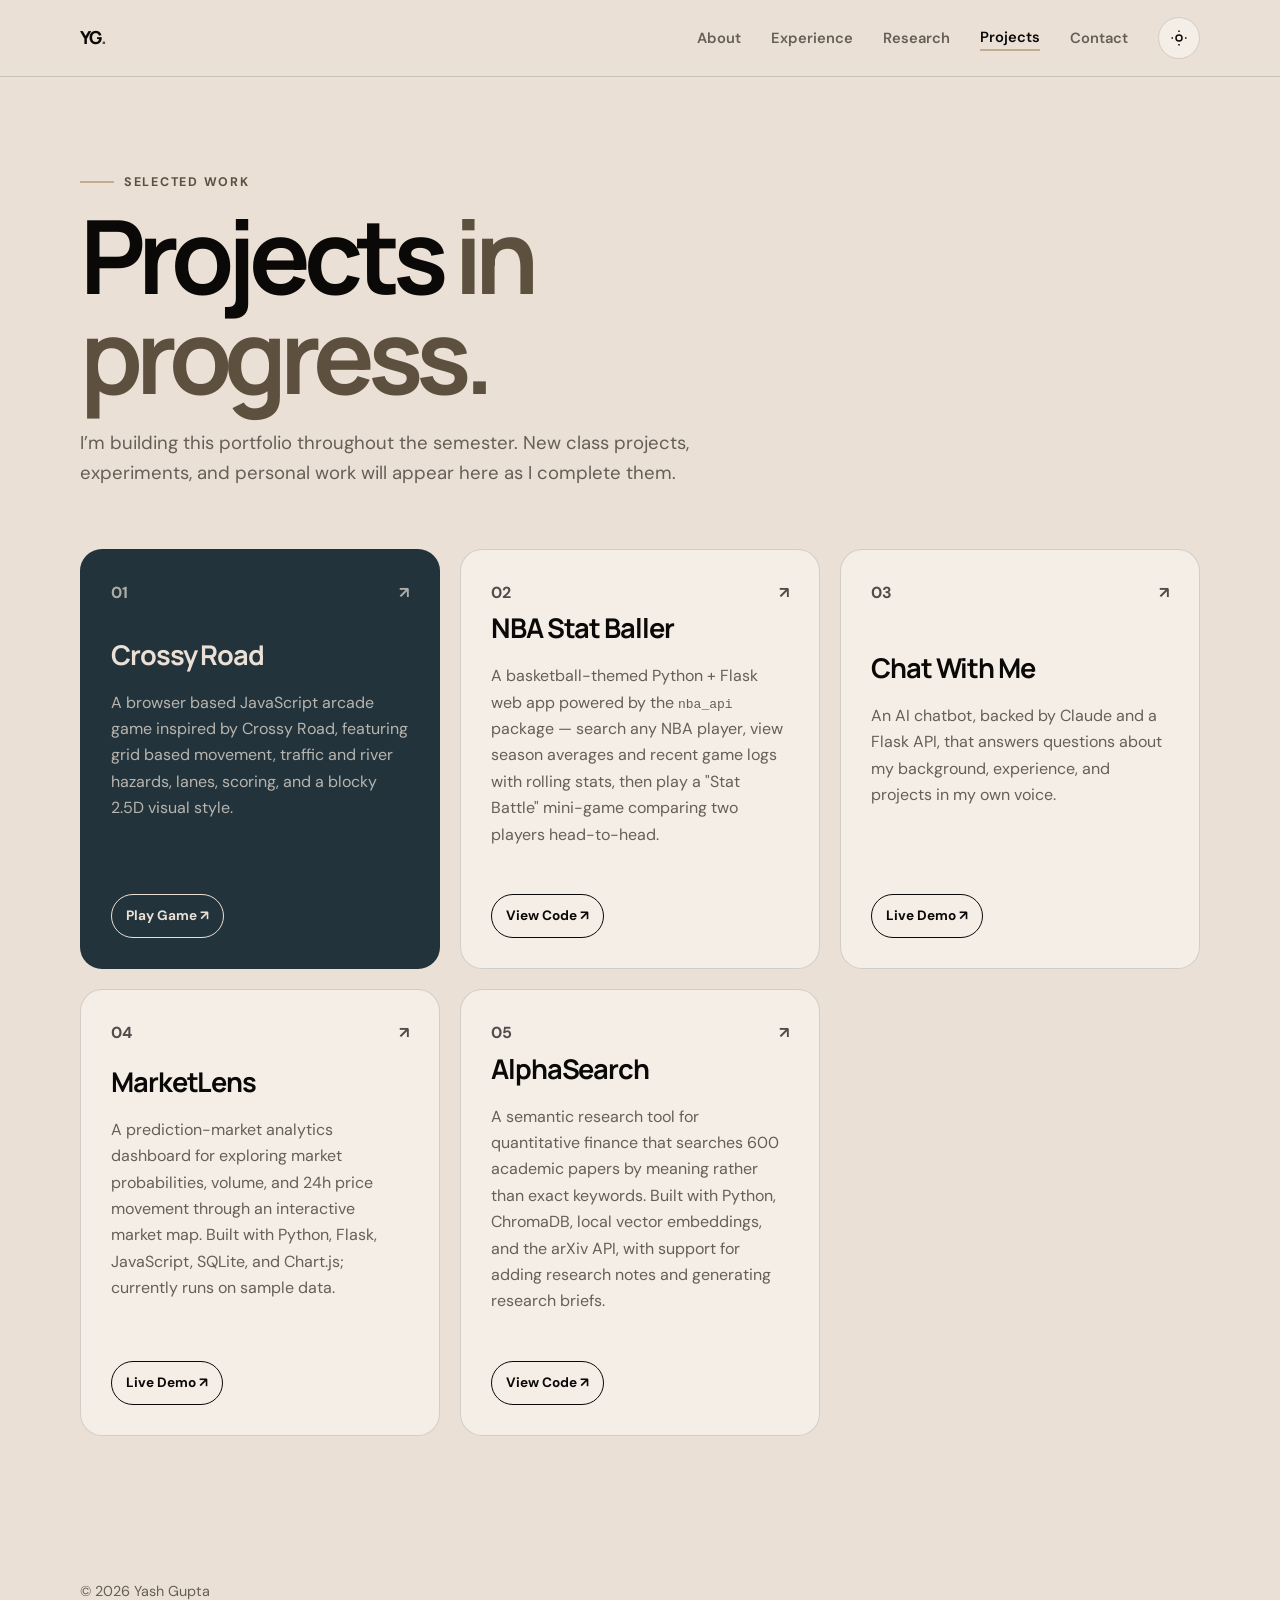
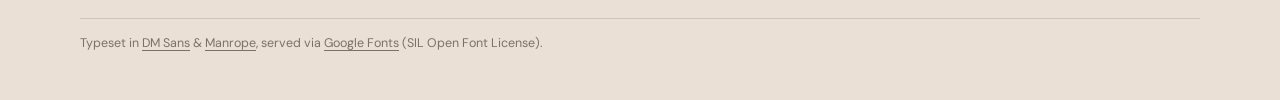
<file: projects.html>
<!doctype html>
<html lang="en" data-theme="light">
  <head>
    <meta charset="UTF-8" />
    <meta name="viewport" content="width=device-width,initial-scale=1" />
    <meta name="description" content="Projects by Yash Gupta." />
    <meta name="theme-color" content="#eae0d5" />
    <title>Projects — Yash Gupta</title>
    <link rel="preconnect" href="https://fonts.googleapis.com" />
    <link rel="preconnect" href="https://fonts.gstatic.com" crossorigin />
    <link
      href="https://fonts.googleapis.com/css2?family=DM+Sans:wght@400;500;600&family=Manrope:wght@500;600;700;800&display=swap"
      rel="stylesheet"
    />
    <link rel="stylesheet" href="pages.css" />
  </head>
  <body>
    <a class="skip-link" href="#main">Skip to content</a>

    <header>
      <nav class="container">
        <a class="logo" href="index.html">YG<span>.</span></a>
        <button class="icon-button menu-button" aria-label="Open menu" aria-expanded="false">
          <svg viewBox="0 0 24 24" width="20" fill="none" stroke="currentColor" stroke-width="2"><path d="M4 7h16M4 12h16M4 17h16"/></svg>
        </button>
        <div class="nav-links">
          <a href="index.html#about">About</a>
          <a href="experience.html">Experience</a>
          <a href="research.html">Research</a>
          <a class="active" href="projects.html">Projects</a>
          <a href="contact.html">Contact</a>
          <button class="icon-button theme-toggle" aria-label="Switch theme">
            <svg class="sun-icon" viewBox="0 0 24 24" fill="none" stroke="currentColor" stroke-width="2"><circle cx="12" cy="12" r="4"/><path d="M12 2v2M12 20v2M2 12h2M20 12h2"/></svg>
            <svg class="moon-icon" viewBox="0 0 24 24" fill="none" stroke="currentColor" stroke-width="2"><path d="M20.5 14.2A8.5 8.5 0 019.8 3.5a8.5 8.5 0 1010.7 10.7z"/></svg>
          </button>
        </div>
      </nav>
    </header>

    <main class="page-main" id="main">
      <div class="container">
        <p class="eyebrow">Selected work</p>
        <h1>Projects <span>in progress.</span></h1>
        <p class="lead">I’m building this portfolio throughout the semester. New class projects, experiments, and personal work will appear here as I complete them.</p>
        <div class="project-grid">
          <article class="project">
            <div class="project-top"><span>01</span><span>↗</span></div>
            <h2>Crossy Road</h2>
            <p>A browser based JavaScript arcade game inspired by Crossy Road, featuring grid based movement, traffic and river hazards, lanes, scoring, and a blocky 2.5D visual style.</p>
            <div class="links">
              <a class="pill" href="crossy-road/" target="_blank" rel="noopener">Play Game ↗</a>
            </div>
          </article>
          <article class="project">
            <div class="project-top"><span>02</span><span>↗</span></div>
            <h2>NBA Stat Baller</h2>
            <p>A basketball-themed Python + Flask web app powered by the <code>nba_api</code> package — search any NBA player, view season averages and recent game logs with rolling stats, then play a "Stat Battle" mini-game comparing two players head-to-head.</p>
            <div class="links">
              <a class="pill" href="https://github.com/YashGupta0823/github.io/tree/main/NBA-Api" target="_blank" rel="noopener">View Code ↗</a>
            </div>
          </article>
          <article class="project">
            <div class="project-top"><span>03</span><span>↗</span></div>
            <h2>Chat With Me</h2>
            <p>An AI chatbot, backed by Claude and a Flask API, that answers questions about my background, experience, and projects in my own voice.</p>
            <div class="links">
              <a class="pill" href="chat-with-yash/" target="_blank" rel="noopener">Live Demo ↗</a>
            </div>
          </article>
          <article class="project">
            <div class="project-top"><span>04</span><span>↗</span></div>
            <h2>MarketLens</h2>
            <p>A prediction-market analytics dashboard for exploring market probabilities, volume, and 24h price movement through an interactive market map. Built with Python, Flask, JavaScript, SQLite, and Chart.js; currently runs on sample data.</p>
            <div class="links">
              <a class="pill" href="marketlens/" target="_blank" rel="noopener">Live Demo ↗</a>
            </div>
          </article>
          <article class="project">
            <div class="project-top"><span>05</span><span>↗</span></div>
            <h2>AlphaSearch</h2>
            <p>A semantic research tool for quantitative finance that searches 600 academic papers by meaning rather than exact keywords. Built with Python, ChromaDB, local vector embeddings, and the arXiv API, with support for adding research notes and generating research briefs.</p>
            <div class="links">
              <a class="pill" href="https://github.com/YashGupta0823/VectorDatabase" target="_blank" rel="noopener">View Code ↗</a>
            </div>
          </article>
        </div>
      </div>
    </main>

    <footer>
      <div class="container">
        <div class="footer-inner">
          <span>© <span id="year"></span> Yash Gupta</span>
          <span></span>
        </div>
        <p class="footer-credits">Typeset in <a href="https://fonts.google.com/specimen/DM+Sans" target="_blank" rel="noreferrer">DM Sans</a> &amp; <a href="https://fonts.google.com/specimen/Manrope" target="_blank" rel="noreferrer">Manrope</a>, served via <a href="https://fonts.google.com/" target="_blank" rel="noreferrer">Google Fonts</a> (SIL Open Font License).</p>
      </div>
    </footer>
    <script src="pages.js"></script>
  </body>
</html>
</file>
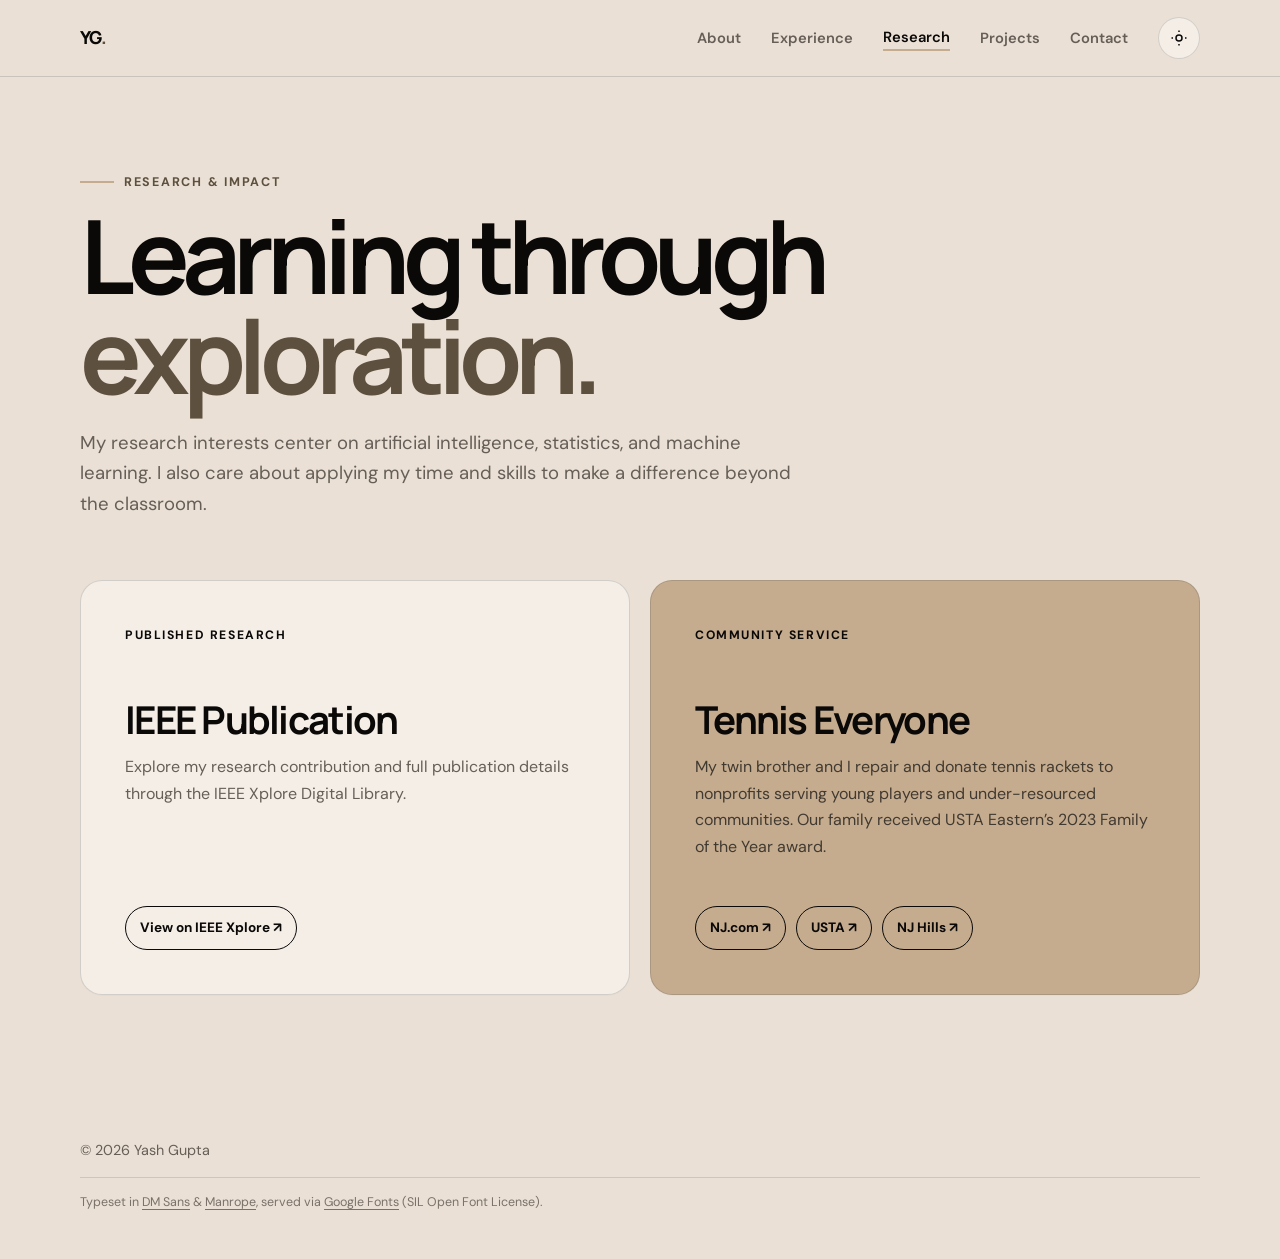
<file: research.html>
<!doctype html>
<html lang="en" data-theme="light">
  <head>
    <meta charset="UTF-8" />
    <meta name="viewport" content="width=device-width,initial-scale=1" />
    <meta name="description" content="Research and community impact by Yash Gupta." />
    <meta name="theme-color" content="#eae0d5" />
    <title>Research — Yash Gupta</title>
    <link rel="preconnect" href="https://fonts.googleapis.com" />
    <link rel="preconnect" href="https://fonts.gstatic.com" crossorigin />
    <link
      href="https://fonts.googleapis.com/css2?family=DM+Sans:wght@400;500;600&family=Manrope:wght@500;600;700;800&display=swap"
      rel="stylesheet"
    />
    <link rel="stylesheet" href="pages.css" />
  </head>
  <body>
    <a class="skip-link" href="#main">Skip to content</a>

    <header>
      <nav class="container" aria-label="Main navigation">
        <a class="logo" href="index.html">YG<span>.</span></a>
        <button class="icon-button menu-button" aria-label="Open menu" aria-expanded="false">
          <svg viewBox="0 0 24 24" width="20" fill="none" stroke="currentColor" stroke-width="2"><path d="M4 7h16M4 12h16M4 17h16"/></svg>
        </button>
        <div class="nav-links">
          <a href="index.html#about">About</a>
          <a href="experience.html">Experience</a>
          <a class="active" href="research.html">Research</a>
          <a href="projects.html">Projects</a>
          <a href="contact.html">Contact</a>
          <button class="icon-button theme-toggle" aria-label="Switch theme">
            <svg class="sun-icon" viewBox="0 0 24 24" fill="none" stroke="currentColor" stroke-width="2"><circle cx="12" cy="12" r="4"/><path d="M12 2v2M12 20v2M2 12h2M20 12h2"/></svg>
            <svg class="moon-icon" viewBox="0 0 24 24" fill="none" stroke="currentColor" stroke-width="2"><path d="M20.5 14.2A8.5 8.5 0 019.8 3.5a8.5 8.5 0 1010.7 10.7z"/></svg>
          </button>
        </div>
      </nav>
    </header>

    <main class="page-main" id="main">
      <div class="container">
        <p class="eyebrow">Research &amp; impact</p>
        <h1>Learning through <span>exploration.</span></h1>
        <p class="lead">My research interests center on artificial intelligence, statistics, and machine learning. I also care about applying my time and skills to make a difference beyond the classroom.</p>
        <div class="card-grid">
          <article class="card">
            <span class="card-label">Published Research</span>
            <h2>IEEE Publication</h2>
            <p>Explore my research contribution and full publication details through the IEEE Xplore Digital Library.</p>
            <div class="links">
              <a class="pill" href="https://ieeexplore.ieee.org/document/10937526/keywords#keywords" target="_blank" rel="noreferrer">View on IEEE Xplore ↗</a>
            </div>
          </article>
          <article class="card accent">
            <span class="card-label">Community Service</span>
            <h2>Tennis Everyone</h2>
            <p>My twin brother and I repair and donate tennis rackets to nonprofits serving young players and under-resourced communities. Our family received USTA Eastern’s 2023 Family of the Year award.</p>
            <div class="links">
              <a class="pill" href="https://www.nj.com/highschoolsports/2024/05/tennis-everyone-nj-hs-tennis-twins-have-repaired-donated-racquets-for-non-profits.html" target="_blank" rel="noreferrer">NJ.com ↗</a>
              <a class="pill" href="https://www.usta.com/en/home/stay-current/eastern/2023-usta-eastern-family-of-the-year--the-gupta-family.html#tab=tournaments" target="_blank" rel="noreferrer">USTA ↗</a>
              <a class="pill" href="https://www.newjerseyhills.com/print_only/headline_style/bold_54/gupta-twins-motto-tennis-everyone/article_d4216faa-19aa-11ee-becb-8f407e84b25f.html" target="_blank" rel="noreferrer">NJ Hills ↗</a>
            </div>
          </article>
        </div>
      </div>
    </main>

    <footer>
      <div class="container">
        <div class="footer-inner">
          <span>© <span id="year"></span> Yash Gupta</span>
          <span></span>
        </div>
        <p class="footer-credits">Typeset in <a href="https://fonts.google.com/specimen/DM+Sans" target="_blank" rel="noreferrer">DM Sans</a> &amp; <a href="https://fonts.google.com/specimen/Manrope" target="_blank" rel="noreferrer">Manrope</a>, served via <a href="https://fonts.google.com/" target="_blank" rel="noreferrer">Google Fonts</a> (SIL Open Font License).</p>
      </div>
    </footer>
    <script src="pages.js"></script>
  </body>
</html>
</file>
<file: pages.css>
:root{--ink:#0a0908;--slate:#22333b;--cream:#eae0d5;--sand:#c6ac8f;--earth:#5e503f;--surface:#f5eee7;--line:rgba(34,51,59,.17);--muted:#665f58;--shadow:0 20px 50px rgba(10,9,8,.1);--radius:22px;--glow-color:rgba(198,172,143,.4);--glow-blend:multiply}
[data-theme="dark"]{--ink:#f6ede4;--slate:#c6d3d8;--cream:#0a0908;--sand:#c6ac8f;--earth:#d0b89d;--surface:#161a1c;--line:rgba(234,224,213,.17);--muted:#b9afa6;--shadow:0 20px 50px rgba(0,0,0,.28);--glow-color:rgba(94,234,212,.28);--glow-blend:screen}
.cursor-glow{position:fixed;top:0;left:0;width:480px;height:480px;border-radius:50%;pointer-events:none;z-index:40;background:radial-gradient(circle closest-side,var(--glow-color),transparent 72%);mix-blend-mode:var(--glow-blend);opacity:0;transition:opacity .4s ease;will-change:transform}
.cursor-glow.active{opacity:1}
@media (pointer:coarse),(prefers-reduced-motion:reduce){.cursor-glow{display:none}}
*{box-sizing:border-box}html{scroll-behavior:smooth}body{margin:0;color:var(--ink);background:var(--cream);font-family:"DM Sans",sans-serif;line-height:1.65;transition:.25s}body:before{content:"";position:fixed;inset:0;pointer-events:none;opacity:.3;background-image:radial-gradient(var(--earth) .5px,transparent .5px);background-size:18px 18px;mask-image:linear-gradient(to bottom,black,transparent 55%);z-index:-1}a{color:inherit}button{font:inherit}h1,h2,h3,p{margin-top:0}h1,h2,h3,.logo{font-family:"Manrope",sans-serif}.container{width:min(1120px,calc(100% - 40px));margin-inline:auto}.skip-link{position:fixed;left:16px;top:-60px;z-index:100;padding:10px 16px;border-radius:10px;background:var(--ink);color:var(--cream)}.skip-link:focus{top:16px}header{position:sticky;top:0;z-index:50;border-bottom:1px solid var(--line);background:color-mix(in srgb,var(--cream) 86%,transparent);backdrop-filter:blur(16px)}nav{min-height:76px;display:flex;align-items:center;justify-content:space-between}.logo{text-decoration:none;font-weight:800;font-size:1.12rem;letter-spacing:-.04em}.logo span{color:var(--earth)}.nav-links{display:flex;align-items:center;gap:30px}.nav-links a{text-decoration:none;color:var(--muted);font-weight:600;font-size:.92rem}.nav-links a:hover,.nav-links a.active{color:var(--ink)}.nav-links a.active:after{content:"";display:block;height:2px;background:var(--sand)}.icon-button{width:42px;height:42px;border:1px solid var(--line);border-radius:50%;display:grid;place-items:center;cursor:pointer;color:var(--ink);background:var(--surface)}.theme-toggle svg{width:18px}.moon-icon,[data-theme="dark"] .sun-icon{display:none}[data-theme="dark"] .moon-icon{display:block}.menu-button{display:none}.page-main{min-height:calc(100vh - 145px);padding:95px 0 110px}.eyebrow{display:flex;align-items:center;gap:10px;color:var(--earth);font-size:.78rem;font-weight:700;letter-spacing:.14em;text-transform:uppercase}.eyebrow:before{content:"";width:34px;height:2px;background:var(--sand)}h1{max-width:850px;margin-bottom:22px;font-size:clamp(3.4rem,8vw,7rem);line-height:.98;letter-spacing:-.07em}h1 span{color:var(--earth)}.lead{max-width:720px;margin-bottom:60px;color:var(--muted);font-size:1.16rem}.card-grid{display:grid;grid-template-columns:repeat(2,1fr);gap:20px}.card{min-height:380px;padding:clamp(28px,4vw,44px);border:1px solid var(--line);border-radius:var(--radius);display:flex;flex-direction:column;background:var(--surface);box-shadow:0 1px 0 rgba(10,9,8,.02)}.card.accent{background:var(--sand);color:#0a0908}.card-label{margin-bottom:55px;font-size:.76rem;font-weight:700;letter-spacing:.13em;text-transform:uppercase}.card h2{margin-bottom:14px;font-size:clamp(1.8rem,3vw,2.7rem);line-height:1.06;letter-spacing:-.045em}.card p{color:var(--muted)}.card.accent p{color:#413a31}.links{display:flex;flex-wrap:wrap;gap:10px;margin-top:auto;padding-top:30px}.pill{padding:10px 14px;border:1px solid currentColor;border-radius:999px;display:inline-flex;align-items:center;gap:8px;text-decoration:none;font-size:.85rem;font-weight:700;transition:.2s}.pill:hover{transform:translateY(-2px);background:color-mix(in srgb,currentColor 8%,transparent)}.project-grid{display:grid;grid-template-columns:repeat(3,1fr);gap:20px}.project-grid .project:last-child:nth-child(3n+1){grid-column:1/-1}.project{min-height:390px;padding:30px;border:1px solid var(--line);border-radius:var(--radius);display:flex;flex-direction:column;background:var(--surface)}.project:first-child{background:var(--slate);color:var(--cream)}[data-theme="dark"] .project:first-child{color:#0a0908}.project-top{display:flex;justify-content:space-between;font-weight:700;opacity:.7}.project h2{margin:auto 0 12px;font-size:1.7rem;letter-spacing:-.04em}.project p{color:var(--muted)}.project:first-child p{color:inherit;opacity:.75}.status{font-size:.76rem;font-weight:700;text-transform:uppercase;letter-spacing:.08em}.contact-box{padding:clamp(32px,7vw,78px);border-radius:30px;background:#22333b;color:#eae0d5;display:grid;grid-template-columns:1.05fr .95fr;gap:70px;box-shadow:var(--shadow)}.contact-box h1{font-size:clamp(3rem,6vw,5.7rem)}.contact-box p{color:#cbd2d3}.contact-links{display:grid;align-content:center}.contact-link{padding:22px 0;border-bottom:1px solid rgba(234,224,213,.2);display:flex;justify-content:space-between;text-decoration:none;font-weight:600}.contact-link span:last-child{transition:.2s}.contact-link:hover span:last-child{transform:translateX(5px)}.exp-group{margin-bottom:52px}.exp-group:last-of-type{margin-bottom:0}.exp-group h2{margin-bottom:6px;font-size:.8rem;font-weight:700;letter-spacing:.13em;text-transform:uppercase;color:var(--earth)}.exp-list{border-top:1px solid var(--line)}.exp-row{display:flex;justify-content:space-between;align-items:baseline;gap:20px;padding:22px 0;border-bottom:1px solid var(--line);flex-wrap:wrap}.exp-main{display:flex;align-items:center;gap:14px}.exp-logo{width:64px;height:64px;border-radius:12px;object-fit:contain;flex-shrink:0}.exp-main strong{display:block;font-size:1.18rem;letter-spacing:-.02em}.exp-main span{display:block;margin-top:4px;color:var(--muted);font-size:.92rem}.exp-dates{color:var(--muted);font-size:.88rem;font-weight:600;white-space:nowrap}.exp-note{margin-top:40px;padding-top:30px;border-top:1px solid var(--line);color:var(--muted);font-size:.95rem}.exp-note a{color:var(--ink);font-weight:700;text-decoration:underline;text-underline-offset:3px}.avatar-photo{width:100%;height:100%;object-fit:cover;border-radius:inherit}footer{padding:34px 0;color:var(--muted);font-size:.9rem}.footer-inner{display:flex;justify-content:space-between;gap:20px}.footer-credits{margin-top:14px;padding-top:14px;border-top:1px solid var(--line);font-size:.78rem;color:var(--muted);opacity:.85}.footer-credits a{color:inherit;text-decoration:underline;text-underline-offset:3px}:focus-visible{outline:3px solid var(--sand);outline-offset:4px}
@media(max-width:840px){.menu-button{display:grid}.nav-links{position:absolute;top:76px;left:20px;right:20px;padding:20px;border:1px solid var(--line);border-radius:16px;align-items:stretch;flex-direction:column;background:var(--surface);box-shadow:var(--shadow);opacity:0;pointer-events:none;transform:translateY(-8px);transition:.2s}.nav-links.open{opacity:1;pointer-events:auto;transform:none}.nav-links .theme-toggle{align-self:center}.card-grid,.contact-box{grid-template-columns:1fr}.project-grid{grid-template-columns:1fr 1fr}.project:last-child{grid-column:1/-1}.page-main{padding-top:70px}}
@media(max-width:580px){.container{width:min(100% - 28px,1120px)}.project-grid{grid-template-columns:1fr}.project:last-child{grid-column:auto}.page-main{padding:55px 0 80px}.footer-inner{flex-direction:column}}
</file>
<file: chat-with-yash/style.css>
.chat-main {
  padding-bottom: 90px;
}

.chat-container {
  max-width: 760px;
}

.chat-window {
  display: flex;
  flex-direction: column;
  height: min(600px, 70vh);
  border: 1px solid var(--line);
  border-radius: var(--radius);
  background: var(--surface);
  box-shadow: var(--shadow);
  overflow: hidden;
}

.chat-log {
  flex: 1;
  overflow-y: auto;
  padding: 24px;
  display: flex;
  flex-direction: column;
  gap: 14px;
}

.chat-bubble {
  max-width: 78%;
  padding: 12px 16px;
  border-radius: 16px;
  line-height: 1.55;
  font-size: 0.96rem;
}

.chat-bubble p {
  margin: 0;
}

.chat-bubble.bot {
  align-self: flex-start;
  background: var(--cream);
  border: 1px solid var(--line);
  border-bottom-left-radius: 4px;
}

.chat-bubble.user {
  align-self: flex-end;
  background: var(--ink);
  color: var(--cream);
  border-bottom-right-radius: 4px;
}

.chat-bubble.loading {
  align-self: flex-start;
  display: inline-flex;
  gap: 5px;
  padding: 14px 18px;
}

.chat-bubble.loading span {
  width: 6px;
  height: 6px;
  border-radius: 50%;
  background: var(--muted);
  opacity: 0.6;
  animation: chat-dot 1.1s infinite ease-in-out;
}

.chat-bubble.loading span:nth-child(2) { animation-delay: 0.15s; }
.chat-bubble.loading span:nth-child(3) { animation-delay: 0.3s; }

@keyframes chat-dot {
  0%, 80%, 100% { transform: translateY(0); opacity: 0.4; }
  40% { transform: translateY(-4px); opacity: 1; }
}

.chat-error {
  margin: 0 24px 14px;
  padding: 10px 14px;
  border-radius: 10px;
  border: 1px solid rgba(180, 60, 50, 0.35);
  background: rgba(180, 60, 50, 0.08);
  color: #8a2f27;
  font-size: 0.88rem;
}

[data-theme="dark"] .chat-error {
  color: #ff8f82;
  background: rgba(255, 100, 90, 0.1);
  border-color: rgba(255, 100, 90, 0.3);
}

.chat-form {
  display: flex;
  gap: 10px;
  padding: 16px;
  border-top: 1px solid var(--line);
  background: var(--surface);
}

.chat-input {
  flex: 1;
  min-height: 46px;
  padding: 0 16px;
  border: 1px solid var(--line);
  border-radius: 999px;
  background: var(--cream);
  color: var(--ink);
}

.chat-input:focus-visible {
  outline: 3px solid var(--sand);
  outline-offset: 2px;
}

.chat-send {
  min-height: 46px;
  cursor: pointer;
}

.chat-send:disabled {
  opacity: 0.5;
  cursor: not-allowed;
  transform: none;
}

@media (max-width: 580px) {
  .chat-bubble {
    max-width: 88%;
  }
}
</file>
<file: crossy-road/style.css>
* {
  box-sizing: border-box;
}

body {
  margin: 0;
  min-height: 100vh;
  display: flex;
  align-items: center;
  justify-content: center;
  background: radial-gradient(circle at 50% 20%, #3a3a5c 0%, #1c1c2e 70%);
  font-family: "Trebuchet MS", Arial, Helvetica, sans-serif;
  color: #fff;
}

#game-container {
  position: relative;
  display: flex;
  flex-direction: column;
  align-items: center;
  gap: 10px;
}

#hud {
  width: 840px;
  display: flex;
  justify-content: space-between;
  font-size: 22px;
  font-weight: bold;
  letter-spacing: 0.5px;
  text-shadow: 2px 2px 0 rgba(0, 0, 0, 0.5);
}

#hud span {
  background: #2d2d44;
  padding: 6px 16px;
  border-radius: 8px;
  border-bottom: 3px solid #14141f;
}

#score {
  color: #ffd93d;
}

#bonus {
  color: #7be07b;
  font-size: 18px;
}

#best {
  color: #6ab7ff;
}

#canvas-wrap {
  position: relative;
}

#game-canvas {
  background: #7ed1f5;
  border: 6px solid #14141f;
  border-radius: 10px;
  display: block;
  box-shadow: 0 10px 0 rgba(0, 0, 0, 0.35), 0 10px 20px rgba(0, 0, 0, 0.5);
}

#instructions {
  max-width: 600px;
  text-align: center;
  font-size: 13px;
  color: #b8b8d0;
}

/* Shared full-canvas overlay panel used by both the start and game-over screens */
.overlay-screen {
  position: absolute;
  top: 6px;
  left: 6px;
  right: 6px;
  bottom: 6px;
  border-radius: 6px;
  background: rgba(10, 10, 20, 0.82);
  display: flex;
  flex-direction: column;
  align-items: center;
  justify-content: center;
  gap: 12px;
  text-align: center;
  padding: 24px;
}

.overlay-screen.hidden {
  display: none;
}

.overlay-title {
  margin: 0;
  font-size: 42px;
  color: #ffd93d;
  text-shadow: 3px 3px 0 rgba(0, 0, 0, 0.5);
}

.overlay-title--danger {
  color: #ff5c5c;
}

.overlay-subtitle {
  max-width: 440px;
  margin: 0;
  font-size: 14px;
  color: #d6d6ea;
}

.overlay-score {
  margin: 0;
  font-size: 22px;
  font-weight: bold;
  color: #ffd93d;
}

.overlay-breakdown {
  margin: 0;
  font-size: 13px;
  color: #b8b8d0;
}

.overlay-best {
  margin: 0;
  font-size: 15px;
  color: #6ab7ff;
  font-weight: bold;
}

.controls-hint {
  display: flex;
  flex-direction: column;
  align-items: center;
  gap: 6px;
}

.key-row {
  display: flex;
  align-items: center;
  gap: 4px;
}

.key-row kbd {
  min-width: 22px;
  padding: 5px 7px;
  font-family: inherit;
  font-size: 13px;
  font-weight: bold;
  color: #1c1c2e;
  background: #e8e8f0;
  border-radius: 5px;
  border-bottom: 3px solid #a0a0b8;
}

.key-or {
  margin: 0 4px;
  font-size: 12px;
  color: #9090a8;
}

.key-caption {
  margin: 0;
  font-size: 12px;
  color: #9090a8;
}

.primary-button {
  padding: 12px 32px;
  font-size: 18px;
  font-weight: bold;
  cursor: pointer;
  border: none;
  border-radius: 8px;
  background: #ff5c5c;
  color: #fff;
  border-bottom: 4px solid #a83232;
  transition: transform 0.05s ease;
}

.primary-button:hover {
  background: #ff7777;
}

.primary-button:active {
  transform: translateY(3px);
  border-bottom-width: 1px;
}

#start-button {
  background: #4caf6e;
  border-bottom-color: #2d7a48;
}

#start-button:hover {
  background: #5cc47e;
}
</file>
